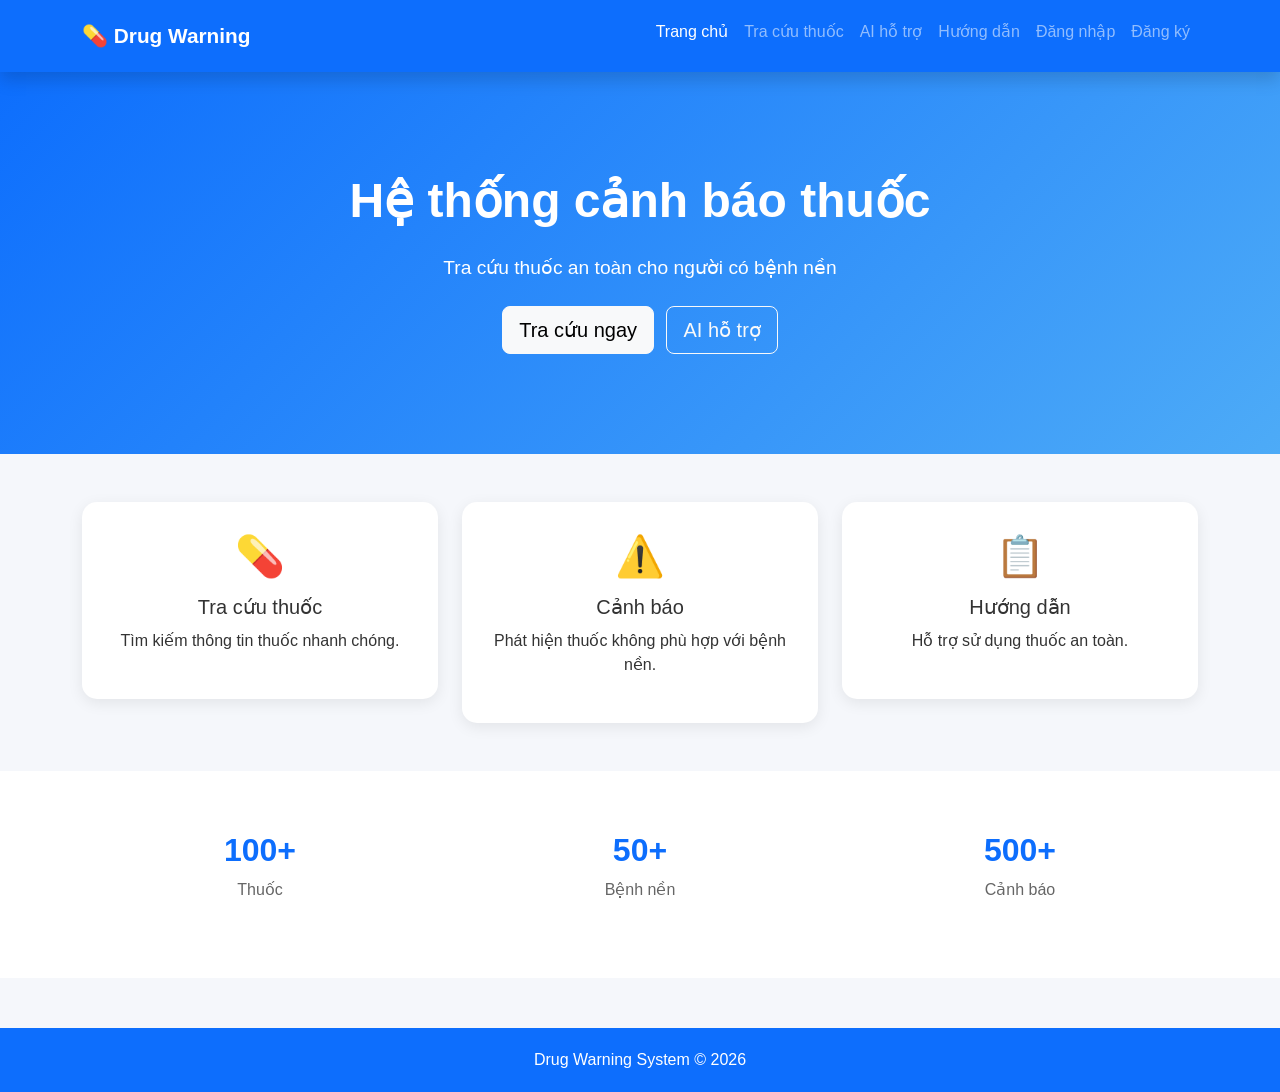
<file: frontend/index.html>
<!DOCTYPE html>

<html lang="vi">

<head>
    <meta charset="UTF-8">
    <meta name="viewport" content="width=device-width, initial-scale=1.0">
    <title>Drug Warning System</title>

    <link href="https://cdn.jsdelivr.net/npm/bootstrap@5.3.3/dist/css/bootstrap.min.css" rel="stylesheet">
    <link rel="stylesheet" href="css/style.css">

</head>

<body>


    <nav class="navbar navbar-expand-lg navbar-dark bg-primary shadow">

        <div class="container">

            <a class="navbar-brand fw-bold" href="index.html">
                💊 Drug Warning
            </a>

            <button class="navbar-toggler" type="button" data-bs-toggle="collapse" data-bs-target="#navbarNav">

                <span class="navbar-toggler-icon"></span>

            </button>

            <div class="collapse navbar-collapse" id="navbarNav">

                <ul class="navbar-nav ms-auto" id="navMenu">

                </ul>

            </div>

        </div>

    </nav>

    <section class="hero">

        <div class="container text-center">

            <h1 class="display-4 fw-bold mb-4">
                Hệ thống cảnh báo thuốc
            </h1>

            <p class="lead mb-4">
                Tra cứu thuốc an toàn cho người có bệnh nền
            </p>

            <a href="search.html" class="btn btn-light btn-lg me-2">

                Tra cứu ngay

            </a>
            <a href="ai-assistant.html" class="btn btn-outline-light btn-lg">
                AI hỗ trợ
            </a>

        </div>

    </section>

    <section class="container py-5">

        <div class="row g-4">

            <div class="col-md-4">

                <div class="feature-card">

                    <h3>💊</h3>

                    <h5>Tra cứu thuốc</h5>

                    <p>
                        Tìm kiếm thông tin thuốc nhanh chóng.
                    </p>

                </div>

            </div>

            <div class="col-md-4">

                <div class="feature-card">

                    <h3>⚠️</h3>

                    <h5>Cảnh báo</h5>

                    <p>
                        Phát hiện thuốc không phù hợp với bệnh nền.
                    </p>

                </div>

            </div>

            <div class="col-md-4">

                <div class="feature-card">

                    <h3>📋</h3>

                    <h5>Hướng dẫn</h5>

                    <p>
                        Hỗ trợ sử dụng thuốc an toàn.
                    </p>

                </div>

            </div>

        </div>

    </section>

    <section class="stats">

        <div class="container">

            <div class="row text-center">

                <div class="col-md-4">

                    <h2>100+</h2>

                    <p>Thuốc</p>

                </div>

                <div class="col-md-4">

                    <h2>50+</h2>

                    <p>Bệnh nền</p>

                </div>

                <div class="col-md-4">

                    <h2>500+</h2>

                    <p>Cảnh báo</p>

                </div>

            </div>

        </div>

    </section>

    <footer>

        <div class="container text-center">

            <p>
                Drug Warning System © 2026
            </p>

        </div>

    </footer>

    <script src="js/auth.js"></script>

    <script>

        const user =
            JSON.parse(
                localStorage.getItem(
                    "currentUser"
                )
            );

        const nav =
            document.getElementById(
                "navMenu"
            );

        if (!user) {

            nav.innerHTML = `

            <li class="nav-item">
                <a class="nav-link active" href="index.html">
                    Trang chủ
                </a>
            </li>

            <li class="nav-item">
                <a class="nav-link" href="search.html">
                    Tra cứu thuốc
                </a>
            </li>

            

            <li class="nav-item">
                <a class="nav-link" href="ai-assistant.html">
                    AI hỗ trợ
                </a>
            </li>

            <li class="nav-item">
                <a class="nav-link" href="guide.html">
                    Hướng dẫn
                </a>
            </li>

            <li class="nav-item">
                <a class="nav-link" href="login.html">
                    Đăng nhập
                </a>
            </li>

            <li class="nav-item">
                <a class="nav-link" href="register.html">
                    Đăng ký
                </a>
            </li>

        `;

        }
        else if (user.role === "admin") {

            nav.innerHTML = `

            <li class="nav-item">
                <a class="nav-link active" href="index.html">
                    Trang chủ
                </a>
            </li>

            <li class="nav-item">
                <a class="nav-link" href="search.html">
                    Tra cứu thuốc
                </a>
            </li>

            <li class="nav-item">
                <a class="nav-link" href="admin-dashboard.html">
                    Dashboard
                </a>
            </li>

            <li class="nav-item">
                <a class="nav-link" href="#" onclick="logout()">
                    Đăng xuất
                </a>
            </li>

        `;

        }
        else {

            nav.innerHTML = `

            <li class="nav-item">
                <a class="nav-link active" href="index.html">
                    Trang chủ
                </a>
            </li>

            <li class="nav-item">
                <a class="nav-link" href="search.html">
                    Tra cứu thuốc
                </a>
            </li>

            

            <li class="nav-item">
                <a class="nav-link" href="ai-assistant.html">
                    AI hỗ trợ
                </a>
            </li>

            <li class="nav-item">
                <a class="nav-link" href="guide.html">
                    Hướng dẫn
                </a>
            </li>

            <li class="nav-item">
                <span class="nav-link">
                    Xin chào ${user.username}
                </span>
            </li>

            <li class="nav-item">
                <a class="nav-link" href="#" onclick="logout()">
                    Đăng xuất
                </a>
            </li>

        `;

        }

    </script>

    <script src="https://cdn.jsdelivr.net/npm/bootstrap@5.3.3/dist/js/bootstrap.bundle.min.js"></script>

</body>

</html>
</file>
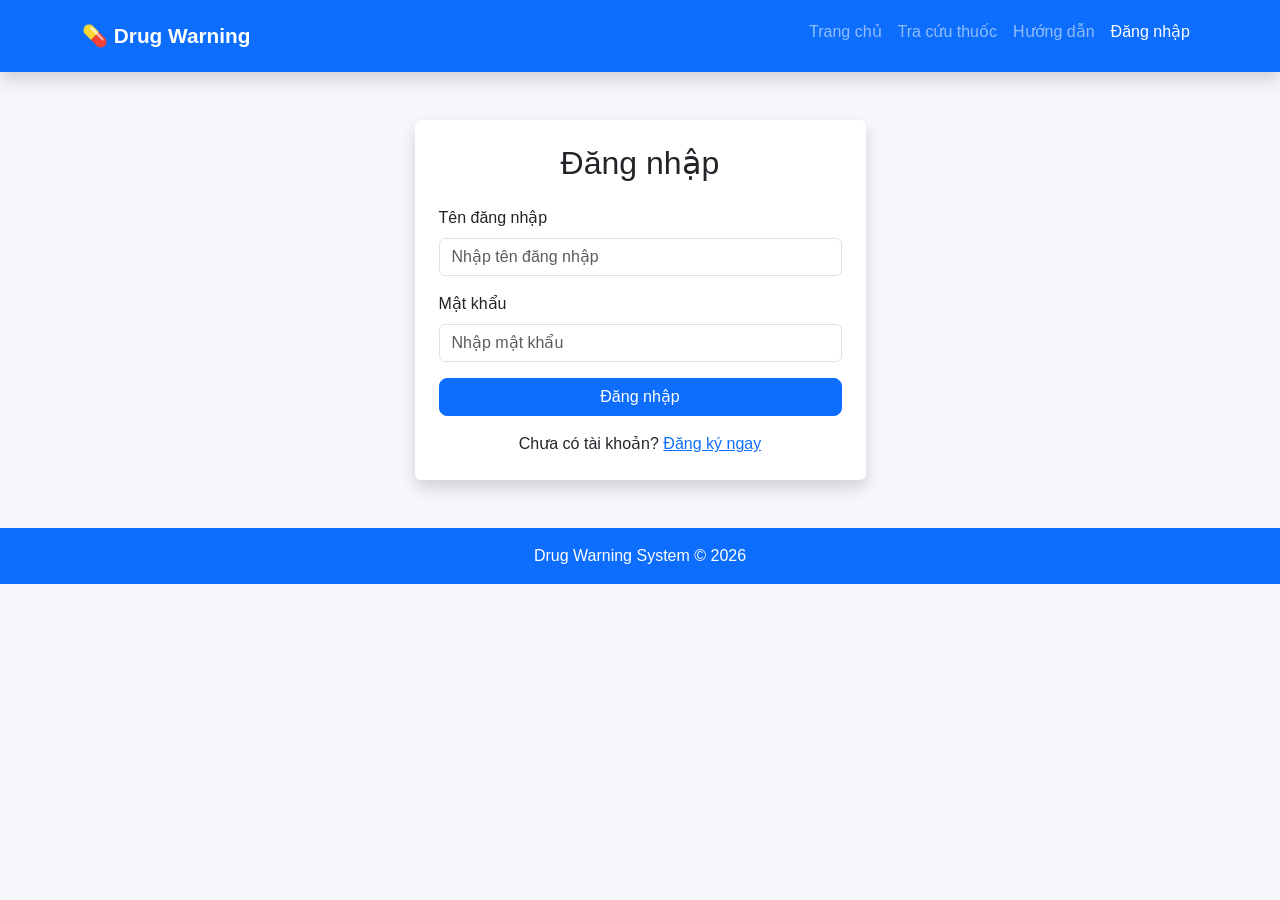
<file: frontend/admin-dashboard.html>
<!DOCTYPE html>
<html lang="vi">
<head>
    <meta charset="UTF-8">
    <meta name="viewport" content="width=device-width, initial-scale=1.0">
    <title>Admin Dashboard - Drug Warning</title>
    <link href="https://cdn.jsdelivr.net/npm/bootstrap@5.3.3/dist/css/bootstrap.min.css" rel="stylesheet">
    <link rel="stylesheet" href="css/style.css">
</head>
<body>
<nav class="navbar navbar-expand-lg navbar-dark bg-primary shadow">
    <div class="container">
        <a class="navbar-brand fw-bold" href="index.html">💊 Drug Warning Admin</a>
        <button class="navbar-toggler" type="button" data-bs-toggle="collapse" data-bs-target="#navbarNav">
            <span class="navbar-toggler-icon"></span>
        </button>
        <div class="collapse navbar-collapse" id="navbarNav">
            <ul class="navbar-nav ms-auto">
                <li class="nav-item"><a class="nav-link" href="index.html">Trang chủ</a></li>
                <li class="nav-item"><a class="nav-link" href="search.html">Tra cứu</a></li>
                <li class="nav-item"><a class="nav-link active" href="admin-dashboard.html">Dashboard</a></li>
                <li class="nav-item"><a class="nav-link" href="#" onclick="logout()">Đăng xuất</a></li>
            </ul>
        </div>
    </div>
</nav>

<div class="container py-5">
    <div id="adminAlert"></div>

    <div class="row g-4 mb-5">
        <div class="col-md-4">
            <div class="card shadow text-center p-4 border-0">
                <h2 id="medicineCount">0</h2>
                <p class="mb-0">Tổng thuốc</p>
            </div>
        </div>
        <div class="col-md-4">
            <div class="card shadow text-center p-4 border-0">
                <h2 id="diseaseCount">0</h2>
                <p class="mb-0">Bệnh nền</p>
            </div>
        </div>
        <div class="col-md-4">
            <div class="card shadow text-center p-4 border-0">
                <h2 id="warningCount">0</h2>
                <p class="mb-0">Cảnh báo</p>
            </div>
        </div>
    </div>

    <ul class="nav nav-tabs mb-4" id="adminTabs" role="tablist">
        <li class="nav-item" role="presentation">
            <button class="nav-link active" data-bs-toggle="tab" data-bs-target="#medicinePane" type="button">Quản lý thuốc</button>
        </li>
        <li class="nav-item" role="presentation">
            <button class="nav-link" data-bs-toggle="tab" data-bs-target="#diseasePane" type="button">Quản lý bệnh nền</button>
        </li>
        <li class="nav-item" role="presentation">
            <button class="nav-link" data-bs-toggle="tab" data-bs-target="#warningPane" type="button">Quản lý cảnh báo</button>
        </li>
    </ul>

    <div class="tab-content">
        <div class="tab-pane fade show active" id="medicinePane">
            <div class="card shadow border-0 mb-4">
                <div class="card-body">
                    <h4>Thêm thuốc mới</h4>
                    <div class="row g-3">
                        <div class="col-md-6"><input id="medicineName" class="form-control" placeholder="Tên thuốc"></div>
                        <div class="col-md-6"><input id="medicineUsage" class="form-control" placeholder="Công dụng"></div>
                        <div class="col-md-6"><input id="medicineDescription" class="form-control" placeholder="Mô tả"></div>
                        <div class="col-md-6"><input id="medicineSideEffects" class="form-control" placeholder="Tác dụng phụ"></div>
                        <div class="col-12"><button class="btn btn-success" onclick="addMedicine()">Thêm thuốc</button></div>
                    </div>
                </div>
            </div>
            <div class="table-responsive">
                <table class="table table-bordered table-hover align-middle">
                    <thead class="table-primary"><tr><th>ID</th><th>Tên thuốc</th><th>Công dụng</th><th>Tác dụng phụ</th><th>Thao tác</th></tr></thead>
                    <tbody id="medicineTable"></tbody>
                </table>
            </div>
        </div>

        <div class="tab-pane fade" id="diseasePane">
            <div class="card shadow border-0 mb-4">
                <div class="card-body">
                    <h4>Thêm bệnh nền</h4>
                    <div class="row g-3">
                        <div class="col-md-4"><input id="diseaseName" class="form-control" placeholder="Tên bệnh nền"></div>
                        <div class="col-md-6"><input id="diseaseDescription" class="form-control" placeholder="Mô tả bệnh nền"></div>
                        <div class="col-md-2"><button class="btn btn-warning w-100" onclick="addDisease()">Thêm</button></div>
                    </div>
                </div>
            </div>
            <div class="table-responsive">
                <table class="table table-bordered table-hover align-middle">
                    <thead class="table-warning"><tr><th>ID</th><th>Tên bệnh nền</th><th>Mô tả</th><th>Thao tác</th></tr></thead>
                    <tbody id="diseaseTable"></tbody>
                </table>
            </div>
        </div>

        <div class="tab-pane fade" id="warningPane">
            <div class="card shadow border-0 mb-4">
                <div class="card-body">
                    <h4>Thêm cảnh báo thuốc - bệnh nền</h4>
                    <div class="row g-3">
                        <div class="col-md-4"><select id="warningMedicineId" class="form-select"></select></div>
                        <div class="col-md-4"><select id="warningDiseaseId" class="form-select"></select></div>
                        <div class="col-md-4">
                            <select id="warningRiskLevel" class="form-select">
                                <option value="Low">Low</option>
                                <option value="Medium">Medium</option>
                                <option value="High">High</option>
                                <option value="Critical">Critical</option>
                            </select>
                        </div>
                        <div class="col-12"><textarea id="warningContent" class="form-control" rows="2" placeholder="Nội dung cảnh báo"></textarea></div>
                        <div class="col-12"><textarea id="warningRecommendation" class="form-control" rows="2" placeholder="Khuyến nghị"></textarea></div>
                        <div class="col-12"><button class="btn btn-danger" onclick="addWarning()">Thêm cảnh báo</button></div>
                    </div>
                </div>
            </div>
            <div class="table-responsive">
                <table class="table table-bordered table-hover align-middle">
                    <thead class="table-danger"><tr><th>ID</th><th>Thuốc</th><th>Bệnh nền</th><th>Mức độ</th><th>Cảnh báo</th><th>Khuyến nghị</th><th>Thao tác</th></tr></thead>
                    <tbody id="warningTable"></tbody>
                </table>
            </div>
        </div>
    </div>
</div>

<footer class="bg-primary text-white text-center py-3 mt-5">Drug Warning System © 2026</footer>
<script src="js/config.js"></script>
<script src="js/auth.js"></script>
<script src="js/admin.js"></script>
<script src="https://cdn.jsdelivr.net/npm/bootstrap@5.3.3/dist/js/bootstrap.bundle.min.js"></script>
<script>
    if (checkAdmin()) loadAdminData();
</script>
</body>
</html>
</file>
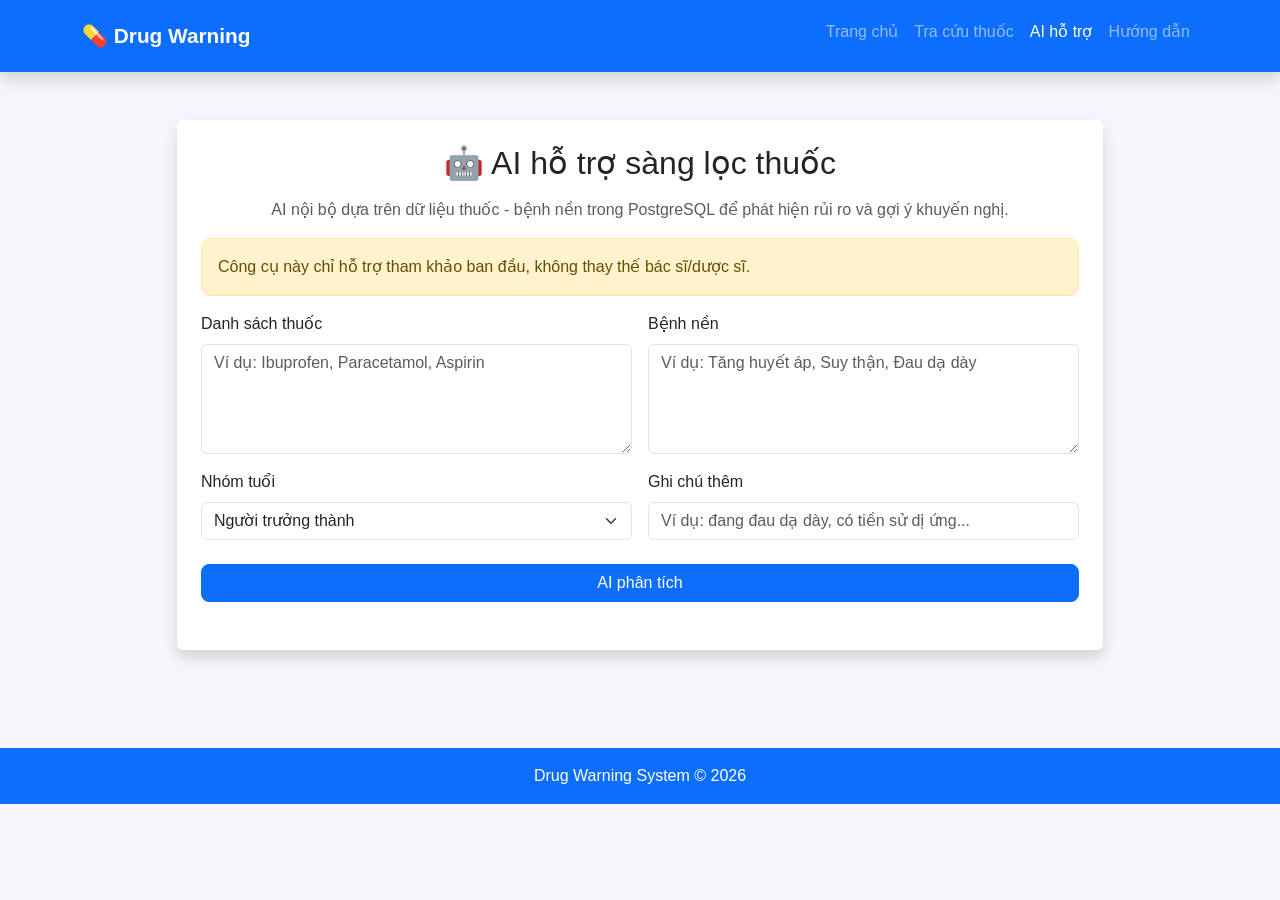
<file: frontend/ai-assistant.html>
<!DOCTYPE html>
<html lang="vi">
<head>
    <meta charset="UTF-8">
    <meta name="viewport" content="width=device-width, initial-scale=1.0">
    <title>AI hỗ trợ tra cứu thuốc</title>
    <link href="https://cdn.jsdelivr.net/npm/bootstrap@5.3.3/dist/css/bootstrap.min.css" rel="stylesheet">
    <link rel="stylesheet" href="css/style.css">
</head>
<body>
<nav class="navbar navbar-expand-lg navbar-dark bg-primary shadow">
    <div class="container">
        <a class="navbar-brand fw-bold" href="index.html">💊 Drug Warning</a>
        <button class="navbar-toggler" type="button" data-bs-toggle="collapse" data-bs-target="#navbarNav"><span class="navbar-toggler-icon"></span></button>
        <div class="collapse navbar-collapse" id="navbarNav">
            <ul class="navbar-nav ms-auto">
                <li class="nav-item"><a class="nav-link" href="index.html">Trang chủ</a></li>
                <li class="nav-item"><a class="nav-link" href="search.html">Tra cứu thuốc</a></li>
                <li class="nav-item"><a class="nav-link active" href="ai-assistant.html">AI hỗ trợ</a></li>
                <li class="nav-item"><a class="nav-link" href="guide.html">Hướng dẫn</a></li>
            </ul>
        </div>
    </div>
</nav>

<section class="container py-5">
    <div class="row justify-content-center">
        <div class="col-lg-10">
            <div class="card shadow border-0 p-4">
                <h2 class="text-center mb-3">🤖 AI hỗ trợ sàng lọc thuốc</h2>
                <p class="text-center text-muted">
                    AI nội bộ dựa trên dữ liệu thuốc - bệnh nền trong PostgreSQL để phát hiện rủi ro và gợi ý khuyến nghị.
                </p>
                <div class="alert alert-warning">
                    Công cụ này chỉ hỗ trợ tham khảo ban đầu, không thay thế bác sĩ/dược sĩ.
                </div>

                <div class="row g-3">
                    <div class="col-md-6">
                        <label class="form-label">Danh sách thuốc</label>
                        <textarea id="medicinesText" class="form-control" rows="4" placeholder="Ví dụ: Ibuprofen, Paracetamol, Aspirin"></textarea>
                    </div>
                    <div class="col-md-6">
                        <label class="form-label">Bệnh nền</label>
                        <textarea id="diseasesText" class="form-control" rows="4" placeholder="Ví dụ: Tăng huyết áp, Suy thận, Đau dạ dày"></textarea>
                    </div>
                    <div class="col-md-6">
                        <label class="form-label">Nhóm tuổi</label>
                        <select id="ageGroup" class="form-select">
                            <option value="Người trưởng thành">Người trưởng thành</option>
                            <option value="Người cao tuổi">Người cao tuổi</option>
                            <option value="Trẻ em">Trẻ em</option>
                        </select>
                    </div>
                    <div class="col-md-6">
                        <label class="form-label">Ghi chú thêm</label>
                        <input id="note" class="form-control" placeholder="Ví dụ: đang đau dạ dày, có tiền sử dị ứng...">
                    </div>
                </div>

                <button class="btn btn-primary mt-4" onclick="analyzeByAi()">AI phân tích</button>
                <div id="aiResult" class="mt-4"></div>
            </div>
        </div>
    </div>
</section>
<footer class="bg-primary text-white text-center py-3">Drug Warning System © 2026</footer>
<script src="js/config.js"></script>
<script src="js/ai-assistant.js"></script>
<script src="https://cdn.jsdelivr.net/npm/bootstrap@5.3.3/dist/js/bootstrap.bundle.min.js"></script>
</body>
</html>
</file>
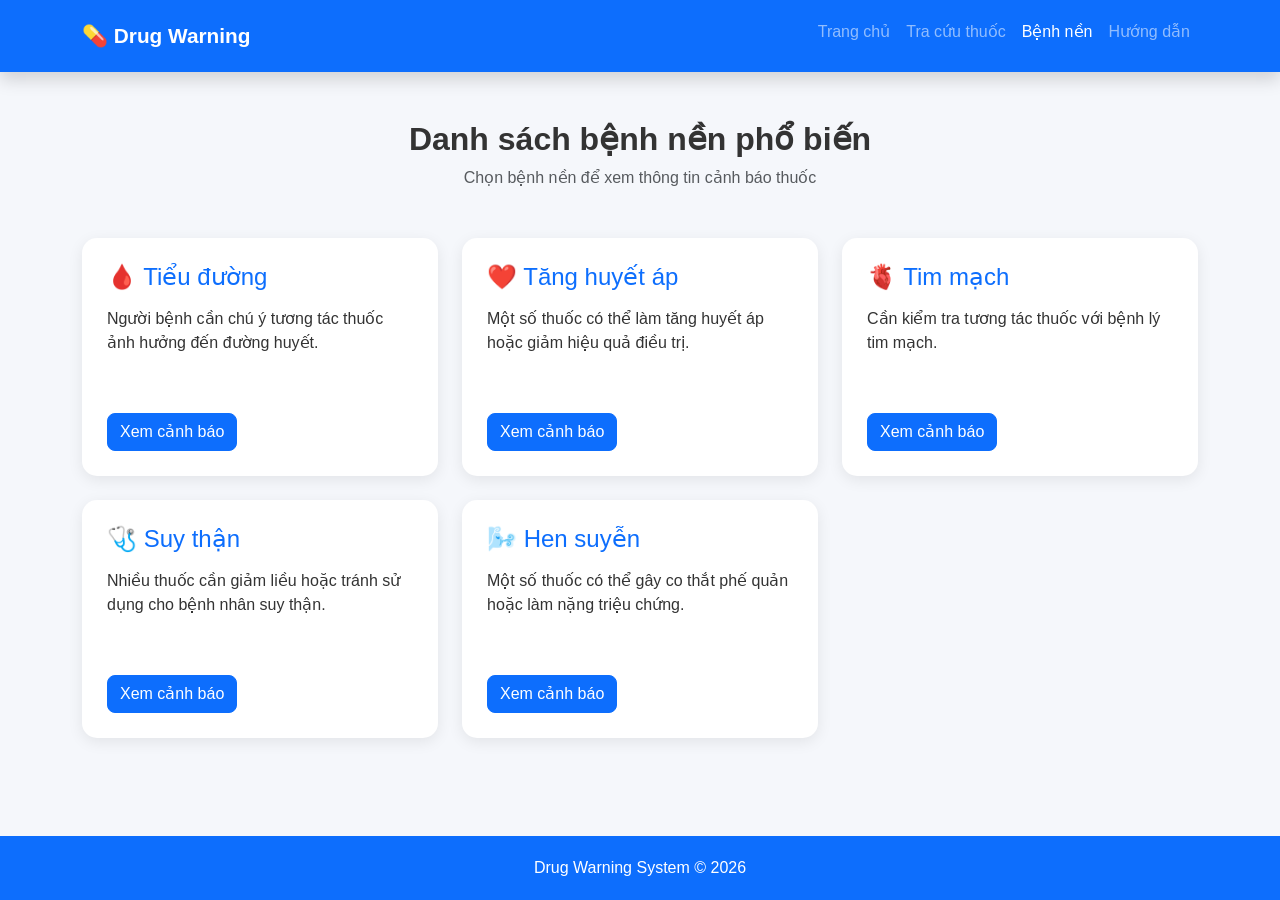
<file: frontend/disease.html>
<!DOCTYPE html>
<html lang="vi">

<head>
    <meta charset="UTF-8">
    <meta name="viewport" content="width=device-width, initial-scale=1.0">
    <title>Danh sách bệnh nền</title>

    <link href="https://cdn.jsdelivr.net/npm/bootstrap@5.3.3/dist/css/bootstrap.min.css" rel="stylesheet">
    <link rel="stylesheet" href="css/style.css">
</head>

<body>

    <nav class="navbar navbar-expand-lg navbar-dark bg-primary shadow">
        <div class="container">

            <a class="navbar-brand fw-bold" href="index.html">
                💊 Drug Warning
            </a>

            <button class="navbar-toggler" type="button" data-bs-toggle="collapse" data-bs-target="#navbarNav">

                <span class="navbar-toggler-icon"></span>

            </button>

            <div class="collapse navbar-collapse" id="navbarNav">

                <ul class="navbar-nav ms-auto">

                    <li class="nav-item">
                        <a class="nav-link" href="index.html">
                            Trang chủ
                        </a>
                    </li>

                    <li class="nav-item">
                        <a class="nav-link" href="search.html">
                            Tra cứu thuốc
                        </a>
                    </li>

                    <li class="nav-item">
                        <a class="nav-link active" href="disease.html">
                            Bệnh nền
                        </a>
                    </li>

                    <li class="nav-item">
                        <a class="nav-link" href="guide.html">
                            Hướng dẫn
                        </a>
                    </li>

                </ul>

            </div>

        </div>
    </nav>

    <section class="container py-5">

        <div class="text-center mb-5">

            <h2 class="fw-bold">
                Danh sách bệnh nền phổ biến
            </h2>

            <p class="text-muted">
                Chọn bệnh nền để xem thông tin cảnh báo thuốc
            </p>

        </div>

        <div class="row g-4">

            <!-- Tiểu đường -->
            <div class="col-md-4">

                <div class="disease-card">

                    <h4>🩸 Tiểu đường</h4>

                    <p>
                        Người bệnh cần chú ý tương tác thuốc
                        ảnh hưởng đến đường huyết.
                    </p>

                    <button class="btn btn-primary" onclick="viewDisease('Tiểu đường')">

                        Xem cảnh báo

                    </button>

                </div>

            </div>

            <!-- Tăng huyết áp -->
            <div class="col-md-4">

                <div class="disease-card">

                    <h4>❤️ Tăng huyết áp</h4>

                    <p>
                        Một số thuốc có thể làm tăng
                        huyết áp hoặc giảm hiệu quả điều trị.
                    </p>

                    <button class="btn btn-primary" onclick="viewDisease('Tăng huyết áp')">

                        Xem cảnh báo

                    </button>

                </div>

            </div>

            <!-- Tim mạch -->
            <div class="col-md-4">

                <div class="disease-card">

                    <h4>🫀 Tim mạch</h4>

                    <p>
                        Cần kiểm tra tương tác thuốc
                        với bệnh lý tim mạch.
                    </p>

                    <button class="btn btn-primary" onclick="viewDisease('Tim mạch')">

                        Xem cảnh báo

                    </button>

                </div>

            </div>

            <!-- Suy thận -->
            <div class="col-md-4">

                <div class="disease-card">

                    <h4>🩺 Suy thận</h4>

                    <p>
                        Nhiều thuốc cần giảm liều hoặc
                        tránh sử dụng cho bệnh nhân suy thận.
                    </p>

                    <button class="btn btn-primary" onclick="viewDisease('Suy thận')">

                        Xem cảnh báo

                    </button>

                </div>

            </div>

            <!-- Hen suyễn -->
            <div class="col-md-4">

                <div class="disease-card">

                    <h4>🌬️ Hen suyễn</h4>

                    <p>
                        Một số thuốc có thể gây co thắt
                        phế quản hoặc làm nặng triệu chứng.
                    </p>

                    <button class="btn btn-primary" onclick="viewDisease('Hen suyễn')">

                        Xem cảnh báo

                    </button>

                </div>

            </div>

        </div>

    </section>

    <footer>

        <div class="container text-center">

            <p>
                Drug Warning System © 2026
            </p>

        </div>

    </footer>

    <script>

        function viewDisease(disease) {

            localStorage.setItem(
                "selectedDisease",
                disease
            );

            window.location.href =
                "warning-result.html";

        }

    </script>

    <script src="https://cdn.jsdelivr.net/npm/bootstrap@5.3.3/dist/js/bootstrap.bundle.min.js"></script>

</body>

</html>
</file>
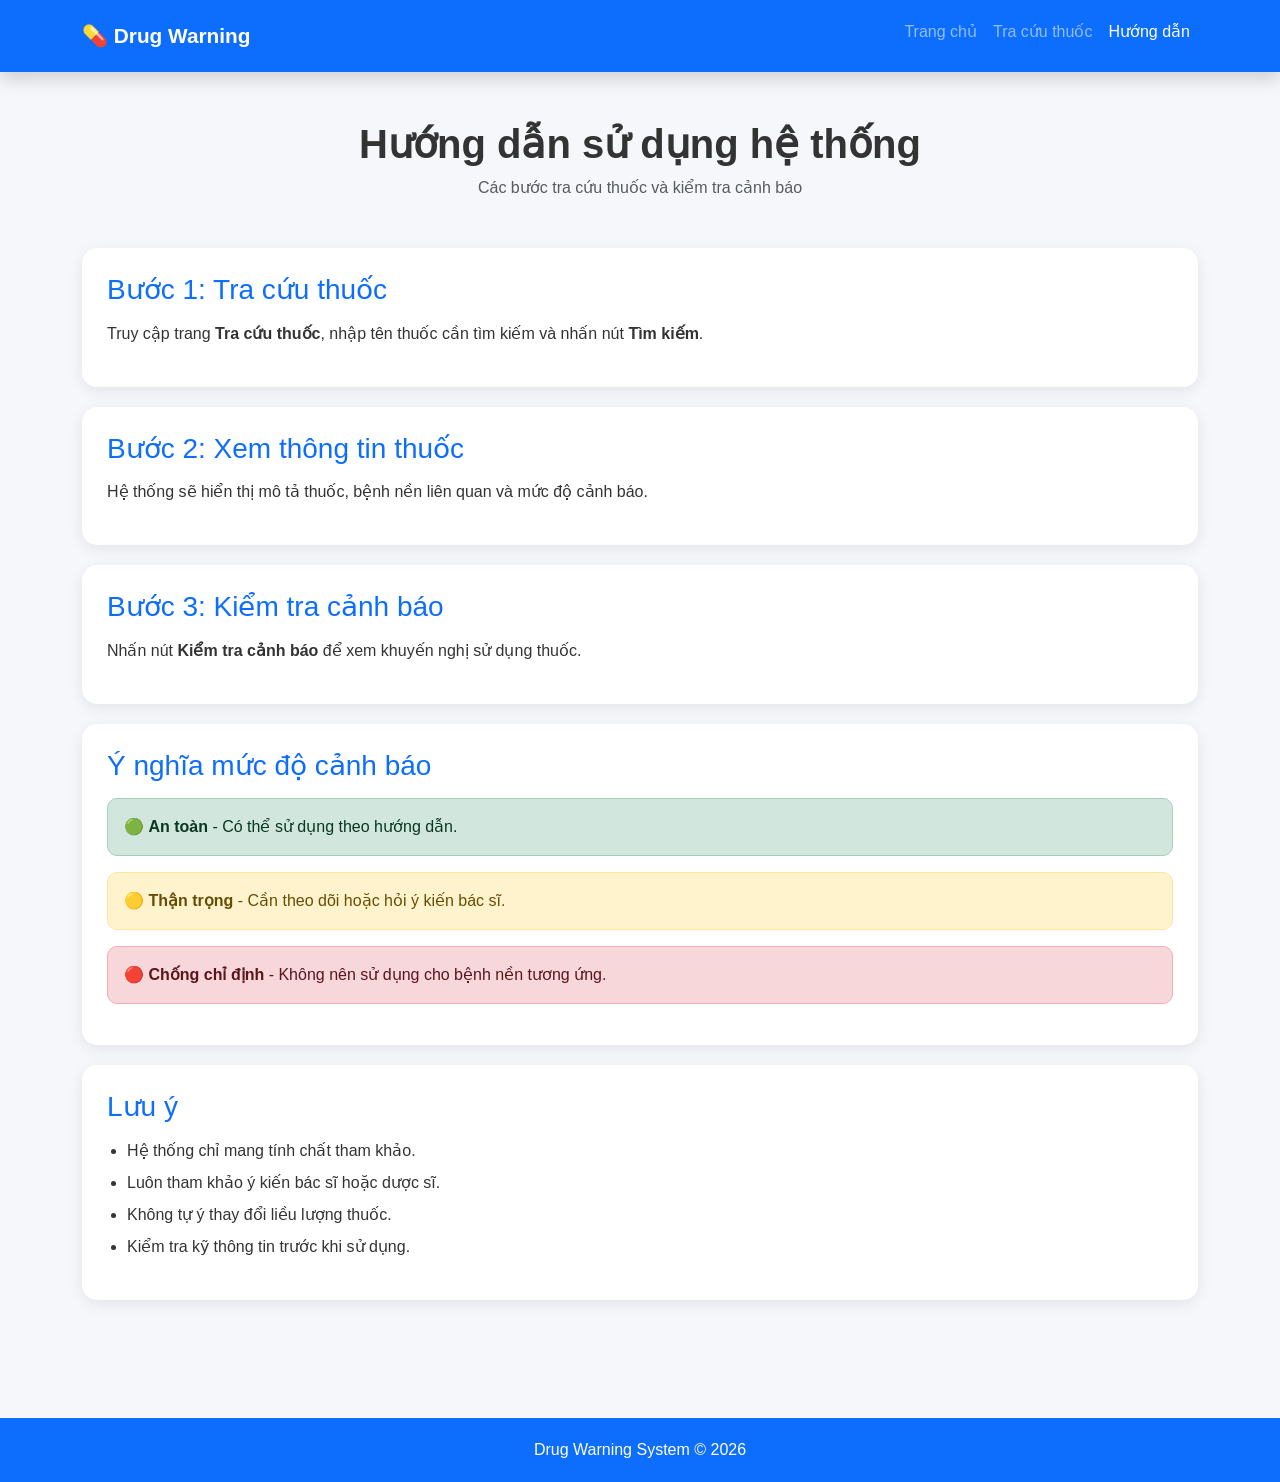
<file: frontend/guide.html>
<!DOCTYPE html>
<html lang="vi">

<head>
    <meta charset="UTF-8">
    <meta name="viewport" content="width=device-width, initial-scale=1.0">
    <title>Hướng dẫn sử dụng</title>

    <link href="https://cdn.jsdelivr.net/npm/bootstrap@5.3.3/dist/css/bootstrap.min.css" rel="stylesheet">
    <link rel="stylesheet" href="css/style.css">
</head>

<body>

    <nav class="navbar navbar-expand-lg navbar-dark bg-primary shadow">
        <div class="container">

            <a class="navbar-brand fw-bold" href="index.html">
                💊 Drug Warning
            </a>

            <button class="navbar-toggler" type="button" data-bs-toggle="collapse" data-bs-target="#navbarNav">

                <span class="navbar-toggler-icon"></span>

            </button>

            <div class="collapse navbar-collapse" id="navbarNav">

                <ul class="navbar-nav ms-auto">

                    <li class="nav-item">
                        <a class="nav-link" href="index.html">
                            Trang chủ
                        </a>
                    </li>

                    <li class="nav-item">
                        <a class="nav-link" href="search.html">
                            Tra cứu thuốc
                        </a>
                    </li>


                    <li class="nav-item">
                        <a class="nav-link active" href="guide.html">
                            Hướng dẫn
                        </a>
                    </li>

                </ul>

            </div>

        </div>
    </nav>

    <section class="container py-5">

        <div class="text-center mb-5">

            <h1 class="fw-bold">
                Hướng dẫn sử dụng hệ thống
            </h1>

            <p class="text-muted">
                Các bước tra cứu thuốc và kiểm tra cảnh báo
            </p>

        </div>

        <div class="guide-card">

            <h3>Bước 1: Tra cứu thuốc</h3>

            <p>
                Truy cập trang <strong>Tra cứu thuốc</strong>,
                nhập tên thuốc cần tìm kiếm và nhấn nút
                <strong>Tìm kiếm</strong>.
            </p>

        </div>

        <div class="guide-card">

            <h3>Bước 2: Xem thông tin thuốc</h3>

            <p>
                Hệ thống sẽ hiển thị mô tả thuốc,
                bệnh nền liên quan và mức độ cảnh báo.
            </p>

        </div>

        <div class="guide-card">

            <h3>Bước 3: Kiểm tra cảnh báo</h3>

            <p>
                Nhấn nút
                <strong>Kiểm tra cảnh báo</strong>
                để xem khuyến nghị sử dụng thuốc.
            </p>

        </div>

        <div class="guide-card">

            <h3>Ý nghĩa mức độ cảnh báo</h3>

            <div class="mt-3">

                <div class="alert alert-success">
                    🟢 <strong>An toàn</strong> -
                    Có thể sử dụng theo hướng dẫn.
                </div>

                <div class="alert alert-warning">
                    🟡 <strong>Thận trọng</strong> -
                    Cần theo dõi hoặc hỏi ý kiến bác sĩ.
                </div>

                <div class="alert alert-danger">
                    🔴 <strong>Chống chỉ định</strong> -
                    Không nên sử dụng cho bệnh nền tương ứng.
                </div>

            </div>

        </div>

        <div class="guide-card">

            <h3>Lưu ý</h3>

            <ul>

                <li>
                    Hệ thống chỉ mang tính chất tham khảo.
                </li>

                <li>
                    Luôn tham khảo ý kiến bác sĩ hoặc dược sĩ.
                </li>

                <li>
                    Không tự ý thay đổi liều lượng thuốc.
                </li>

                <li>
                    Kiểm tra kỹ thông tin trước khi sử dụng.
                </li>

            </ul>

        </div>

    </section>

    <footer>

        <div class="container text-center">

            <p>
                Drug Warning System © 2026
            </p>

        </div>

    </footer>

    <script src="https://cdn.jsdelivr.net/npm/bootstrap@5.3.3/dist/js/bootstrap.bundle.min.js"></script>

</body>

</html>
</file>
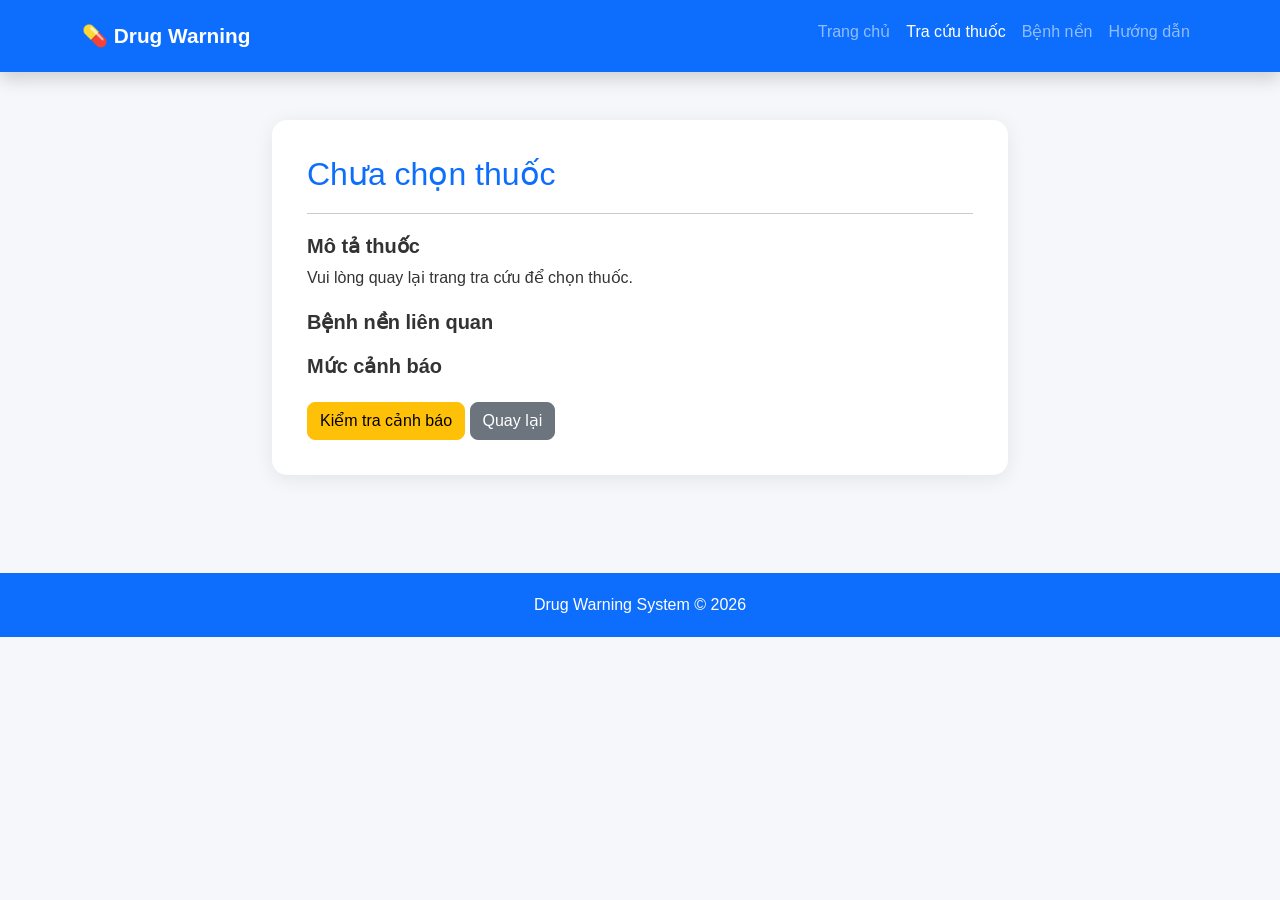
<file: frontend/medicine-detail.html>
<!DOCTYPE html>
<html lang="vi">

<head>
    <meta charset="UTF-8">
    <meta name="viewport" content="width=device-width, initial-scale=1.0">
    <title>Chi tiết thuốc</title>

    <link href="https://cdn.jsdelivr.net/npm/bootstrap@5.3.3/dist/css/bootstrap.min.css" rel="stylesheet">
    <link rel="stylesheet" href="css/style.css">
</head>

<body>

    <nav class="navbar navbar-expand-lg navbar-dark bg-primary shadow">
        <div class="container">

            <a class="navbar-brand fw-bold" href="index.html">
                💊 Drug Warning
            </a>

            <button class="navbar-toggler" type="button" data-bs-toggle="collapse" data-bs-target="#navbarNav">

                <span class="navbar-toggler-icon"></span>

            </button>

            <div class="collapse navbar-collapse" id="navbarNav">

                <ul class="navbar-nav ms-auto">

                    <li class="nav-item">
                        <a class="nav-link" href="index.html">
                            Trang chủ
                        </a>
                    </li>

                    <li class="nav-item">
                        <a class="nav-link active" href="search.html">
                            Tra cứu thuốc
                        </a>
                    </li>

                    <li class="nav-item">
                        <a class="nav-link" href="disease.html">
                            Bệnh nền
                        </a>
                    </li>

                    <li class="nav-item">
                        <a class="nav-link" href="guide.html">
                            Hướng dẫn
                        </a>
                    </li>

                </ul>

            </div>

        </div>
    </nav>

    <section class="container py-5">

        <div class="row justify-content-center">

            <div class="col-lg-8">

                <div class="detail-card">

                    <h2 id="medicineName">
                        Đang tải...
                    </h2>

                    <hr>

                    <h5>Mô tả thuốc</h5>

                    <p id="medicineDescription">
                        ...
                    </p>

                    <h5>Bệnh nền liên quan</h5>

                    <ul id="diseaseList">

                    </ul>

                    <h5>Mức cảnh báo</h5>

                    <div id="warningLevel">

                    </div>

                    <div class="mt-4">

                        <button class="btn btn-warning" onclick="checkWarning()">

                            Kiểm tra cảnh báo

                        </button>

                        <a href="search.html" class="btn btn-secondary">

                            Quay lại

                        </a>

                    </div>

                </div>

            </div>

        </div>

    </section>

    <footer>

        <div class="container text-center">

            <p>
                Drug Warning System © 2026
            </p>

        </div>

    </footer>

    <script src="js/config.js"></script>
    <script>
        let currentMedicine = null;

        function escapeHtml(value) {
            return String(value || "")
                .replaceAll("&", "&amp;")
                .replaceAll("<", "&lt;")
                .replaceAll(">", "&gt;")
                .replaceAll('"', "&quot;")
                .replaceAll("'", "&#039;");
        }

        function warningBadge(level) {
            const map = {
                Critical: "danger",
                High: "danger",
                Medium: "warning text-dark",
                Low: "success"
            };

            return `<span class="badge bg-${map[level] || "secondary"} p-2">${escapeHtml(level)}</span>`;
        }

        function highestRiskLevel(warnings) {
            const scores = { Critical: 4, High: 3, Medium: 2, Low: 1 };
            return warnings
                .map(warning => warning.riskLevel)
                .sort((a, b) => (scores[b] || 0) - (scores[a] || 0))[0] || "Chưa có cảnh báo";
        }

        async function loadMedicineDetail() {
            const params = new URLSearchParams(window.location.search);
            const id = params.get("id") || JSON.parse(localStorage.getItem("medicine") || "null")?.id;

            if (!id) {
                document.getElementById("medicineName").innerText = "Chưa chọn thuốc";
                document.getElementById("medicineDescription").innerText = "Vui lòng quay lại trang tra cứu để chọn thuốc.";
                return;
            }

            try {
                currentMedicine = await apiGet(`/Medicines/${id}`);
                const warnings = await apiGet(`/Warnings?medicineId=${id}`);

                document.getElementById("medicineName").innerText = currentMedicine.name;
                document.getElementById("medicineDescription").innerText = currentMedicine.description || "Chưa có mô tả.";

                document.getElementById("diseaseList").innerHTML = warnings.length
                    ? warnings.map(warning => `<li>${escapeHtml(warning.diseaseName)}</li>`).join("")
                    : `<li class="text-muted">Chưa có bệnh nền liên quan trong dữ liệu.</li>`;

                document.getElementById("warningLevel").innerHTML = warningBadge(highestRiskLevel(warnings));
            } catch (error) {
                document.getElementById("medicineName").innerText = "Không tải được chi tiết thuốc";
                document.getElementById("medicineDescription").innerText = "Hãy kiểm tra backend API tại http://localhost:5000.";
            }
        }

        function checkWarning() {
            window.location.href = currentMedicine
                ? `search.html?medicine=${encodeURIComponent(currentMedicine.name)}`
                : "search.html";
        }

        loadMedicineDetail();
    </script>

    <script src="https://cdn.jsdelivr.net/npm/bootstrap@5.3.3/dist/js/bootstrap.bundle.min.js"></script>

</body>

</html>
</file>
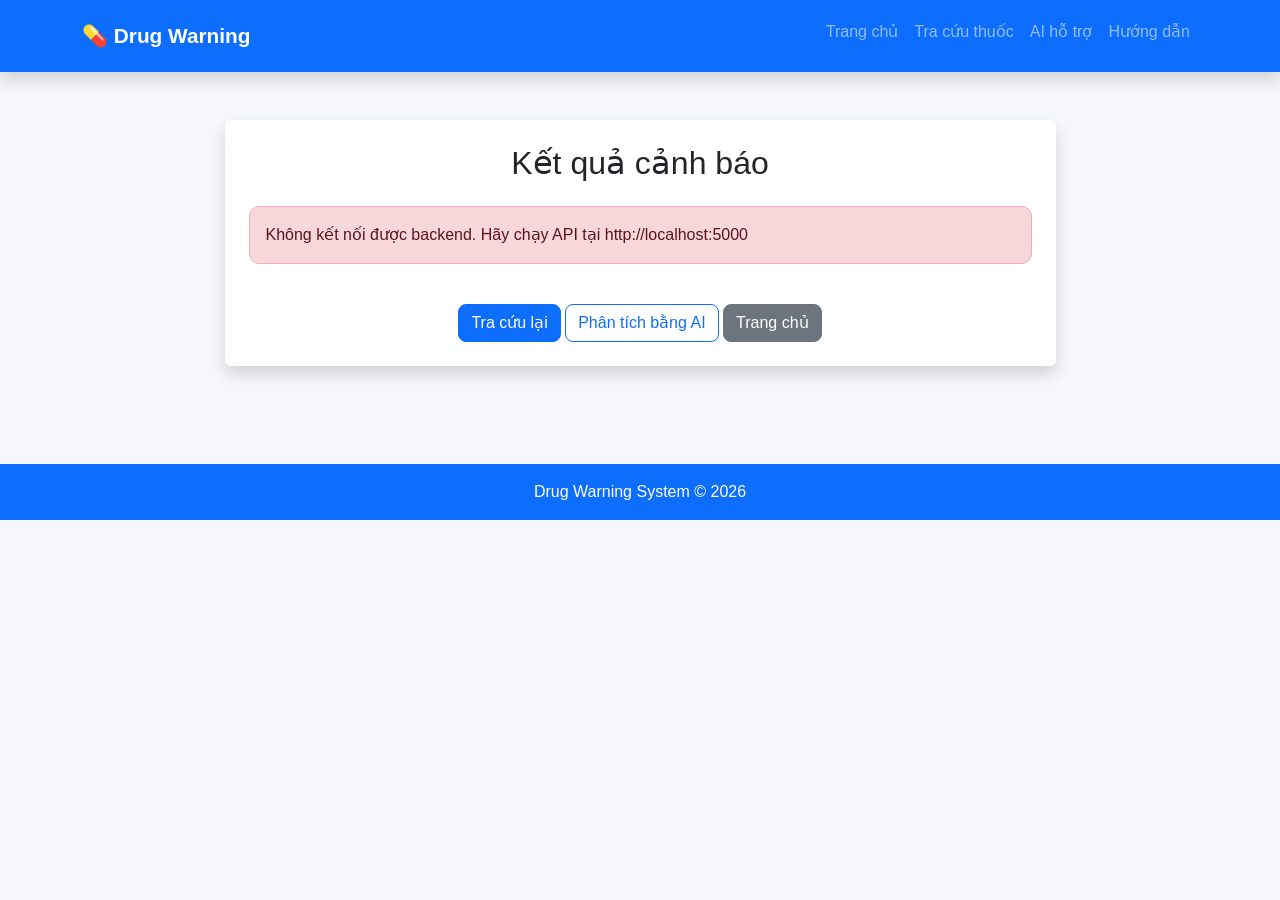
<file: frontend/warning-result.html>
<!DOCTYPE html>
<html lang="vi">
<head>
    <meta charset="UTF-8">
    <meta name="viewport" content="width=device-width, initial-scale=1.0">
    <title>Kết quả cảnh báo</title>
    <link href="https://cdn.jsdelivr.net/npm/bootstrap@5.3.3/dist/css/bootstrap.min.css" rel="stylesheet">
    <link rel="stylesheet" href="css/style.css">
</head>
<body>
<nav class="navbar navbar-expand-lg navbar-dark bg-primary shadow">
    <div class="container">
        <a class="navbar-brand fw-bold" href="index.html">💊 Drug Warning</a>
        <div class="collapse navbar-collapse show">
            <ul class="navbar-nav ms-auto">
                <li class="nav-item"><a class="nav-link" href="index.html">Trang chủ</a></li>
                <li class="nav-item"><a class="nav-link" href="search.html">Tra cứu thuốc</a></li>
                <li class="nav-item"><a class="nav-link" href="ai-assistant.html">AI hỗ trợ</a></li>
                <li class="nav-item"><a class="nav-link" href="guide.html">Hướng dẫn</a></li>
            </ul>
        </div>
    </div>
</nav>

<section class="container py-5">
    <div class="row justify-content-center">
        <div class="col-lg-9">
            <div class="card shadow border-0 p-4">
                <h2 class="text-center mb-4">Kết quả cảnh báo</h2>
                <div id="resultBox">Đang tải...</div>
                <div class="text-center mt-4">
                    <a href="search.html" class="btn btn-primary">Tra cứu lại</a>
                    <a href="ai-assistant.html" class="btn btn-outline-primary">Phân tích bằng AI</a>
                    <a href="index.html" class="btn btn-secondary">Trang chủ</a>
                </div>
            </div>
        </div>
    </div>
</section>
<footer class="bg-primary text-white text-center py-3">Drug Warning System © 2026</footer>
<script src="js/config.js"></script>
<script>
function badge(level) {
    const map = {
        Critical: 'danger',
        High: 'danger',
        Medium: 'warning text-dark',
        Low: 'success'
    };
    return `<span class="badge bg-${map[level] || 'secondary'} p-2">${level}</span>`;
}

async function loadResult() {
    const params = new URLSearchParams(window.location.search);
    const medicine = params.get('medicine') || '';
    const disease = params.get('disease') || '';
    const box = document.getElementById('resultBox');

    try {
        const result = await apiGet(`/Warnings/search?medicineName=${encodeURIComponent(medicine)}&diseaseName=${encodeURIComponent(disease)}`);
        if (!result.found) {
            box.innerHTML = `
                <h5>Thuốc: ${medicine}</h5>
                <h5>Bệnh nền: ${disease}</h5>
                <div class="alert alert-secondary mt-3">${result.message}</div>
                <div class="alert alert-warning">Kết quả không thay thế tư vấn y tế chuyên môn.</div>`;
            return;
        }

        box.innerHTML = `
            <h5>Thuốc: ${medicine}</h5>
            <h5>Bệnh nền: ${disease}</h5>
            <div class="mt-4">
                ${result.warnings.map(w => `
                    <div class="border rounded p-3 mb-3">
                        <div class="mb-2">Mức độ: ${badge(w.riskLevel)}</div>
                        <p><strong>Cảnh báo:</strong> ${w.warningContent}</p>
                        <p><strong>Khuyến nghị:</strong> ${w.recommendation || 'Hỏi bác sĩ/dược sĩ trước khi dùng.'}</p>
                    </div>
                `).join('')}
            </div>
            <div class="alert alert-warning">Kết quả chỉ hỗ trợ sàng lọc ban đầu, không thay thế chỉ định của bác sĩ.</div>`;
    } catch (error) {
        box.innerHTML = `<div class="alert alert-danger">Không kết nối được backend. Hãy chạy API tại http://localhost:5000</div>`;
    }
}

loadResult();
</script>
<script src="https://cdn.jsdelivr.net/npm/bootstrap@5.3.3/dist/js/bootstrap.bundle.min.js"></script>
</body>
</html>
</file>
<file: frontend/css/style.css>
/* ===================================
   DRUG WARNING SYSTEM
   style.css
=================================== */

* {
    margin: 0;
    padding: 0;
    box-sizing: border-box;
}

body {
    font-family: 'Segoe UI', Tahoma, Geneva, Verdana, sans-serif;
    background: #f5f7fb;
    color: #333;
    min-height: 100vh;
}

/* =========================
   NAVBAR
========================= */

.navbar {
    padding: 12px 0;
}

.navbar-brand {
    font-size: 1.3rem;
    font-weight: 700;
}

.nav-link {
    font-weight: 500;
}

.nav-link:hover {
    color: #ffd54f !important;
}

/* =========================
   HERO SECTION
========================= */

.hero {
    background: linear-gradient(135deg,
            #0d6efd,
            #4dabf7);
    color: white;
    padding: 100px 0;
    text-align: center;
}

.hero h1 {
    font-size: 3rem;
    margin-bottom: 20px;
}

.hero p {
    font-size: 1.2rem;
    margin-bottom: 30px;
}

/* =========================
   FEATURE CARD
========================= */

.feature-card {
    background: white;
    padding: 30px;
    border-radius: 15px;
    text-align: center;
    box-shadow:
        0 4px 15px rgba(0, 0, 0, 0.08);

    transition: 0.3s;
}

.feature-card:hover {
    transform: translateY(-6px);
}

.feature-card h3 {
    font-size: 40px;
    margin-bottom: 15px;
}

.feature-card h5 {
    margin-bottom: 10px;
}

/* =========================
   STATS
========================= */

.stats {
    background: white;
    padding: 60px 0;
}

.stats h2 {
    color: #0d6efd;
    font-weight: 700;
}

.stats p {
    color: #666;
}

/* =========================
   SEARCH PAGE
========================= */

.search-page {
    padding: 80px 0;
}

.search-box {
    max-width: 600px;
    margin: auto;
    background: white;
    padding: 35px;
    border-radius: 15px;

    box-shadow:
        0 4px 20px rgba(0, 0, 0, 0.08);
}

.search-box h2 {
    font-weight: 700;
}

/* =========================
   MEDICINE CARD
========================= */

.medicine-card {
    background: white;
    border-radius: 15px;
    padding: 25px;

    box-shadow:
        0 4px 15px rgba(0, 0, 0, 0.08);

    transition: 0.3s;
}

.medicine-card:hover {
    transform: translateY(-5px);
}

.medicine-card h5 {
    color: #0d6efd;
    font-weight: 600;
}

/* =========================
   DETAIL CARD
========================= */

.detail-card {
    background: white;
    padding: 35px;
    border-radius: 15px;

    box-shadow:
        0 4px 20px rgba(0, 0, 0, 0.08);
}

.detail-card h2 {
    color: #0d6efd;
    margin-bottom: 20px;
}

.detail-card h5 {
    margin-top: 20px;
    font-weight: 600;
}

/* =========================
   DISEASE CARD
========================= */

.disease-card {
    background: white;
    padding: 25px;
    border-radius: 15px;

    box-shadow:
        0 4px 15px rgba(0, 0, 0, 0.08);

    height: 100%;

    transition: 0.3s;
}

.disease-card:hover {
    transform: translateY(-5px);
}

.disease-card h4 {
    color: #0d6efd;
    margin-bottom: 15px;
}

.disease-card p {
    min-height: 90px;
}

/* =========================
   WARNING CARD
========================= */

.warning-card {
    background: white;
    padding: 35px;
    border-radius: 15px;

    box-shadow:
        0 4px 20px rgba(0, 0, 0, 0.08);
}

.warning-card h2 {
    color: #dc3545;
    font-weight: 700;
}

.badge {
    font-size: 1rem;
}

/* =========================
   GUIDE PAGE
========================= */

.guide-card {
    background: white;
    padding: 25px;
    border-radius: 15px;

    margin-bottom: 20px;

    box-shadow:
        0 4px 15px rgba(0, 0, 0, 0.08);
}

.guide-card h3 {
    color: #0d6efd;
    margin-bottom: 15px;
}

/* =========================
   BUTTON
========================= */

.btn {
    border-radius: 8px;
    font-weight: 500;
}

.btn-primary {
    background: #0d6efd;
}

.btn-primary:hover {
    background: #0b5ed7;
}

/* =========================
   LIST
========================= */

ul {
    padding-left: 20px;
}

li {
    margin-bottom: 8px;
}

/* =========================
   ALERT CUSTOM
========================= */

.alert {
    border-radius: 10px;
}

/* =========================
   FOOTER
========================= */

footer {
    background: #0d6efd;
    color: white;
    margin-top: 50px;
    padding: 20px 0;
}

footer p {
    margin: 0;
}

/* =========================
   RESPONSIVE
========================= */

@media(max-width:992px) {

    .hero h1 {
        font-size: 2.3rem;
    }

    .hero p {
        font-size: 1rem;
    }
}

@media(max-width:768px) {

    .hero {
        padding: 70px 20px;
    }

    .hero h1 {
        font-size: 2rem;
    }

    .search-box {
        padding: 25px;
    }

    .detail-card,
    .warning-card {
        padding: 25px;
    }
}

@media(max-width:576px) {

    .hero h1 {
        font-size: 1.7rem;
    }

    .feature-card,
    .medicine-card,
    .disease-card,
    .guide-card {
        padding: 20px;
    }
}

/* =========================
   LEVEL COLORS
========================= */

.safe {
    color: #198754;
}

.warning {
    color: #ffc107;
}

.danger {
    color: #dc3545;
}

/* =========================
   EXTRA ANIMATION
========================= */

.card,
.feature-card,
.medicine-card,
.disease-card {
    transition: all .3s ease;
}

.card:hover,
.feature-card:hover,
.medicine-card:hover,
.disease-card:hover {
    box-shadow:
        0 8px 25px rgba(0, 0, 0, 0.15);
}
</file>
